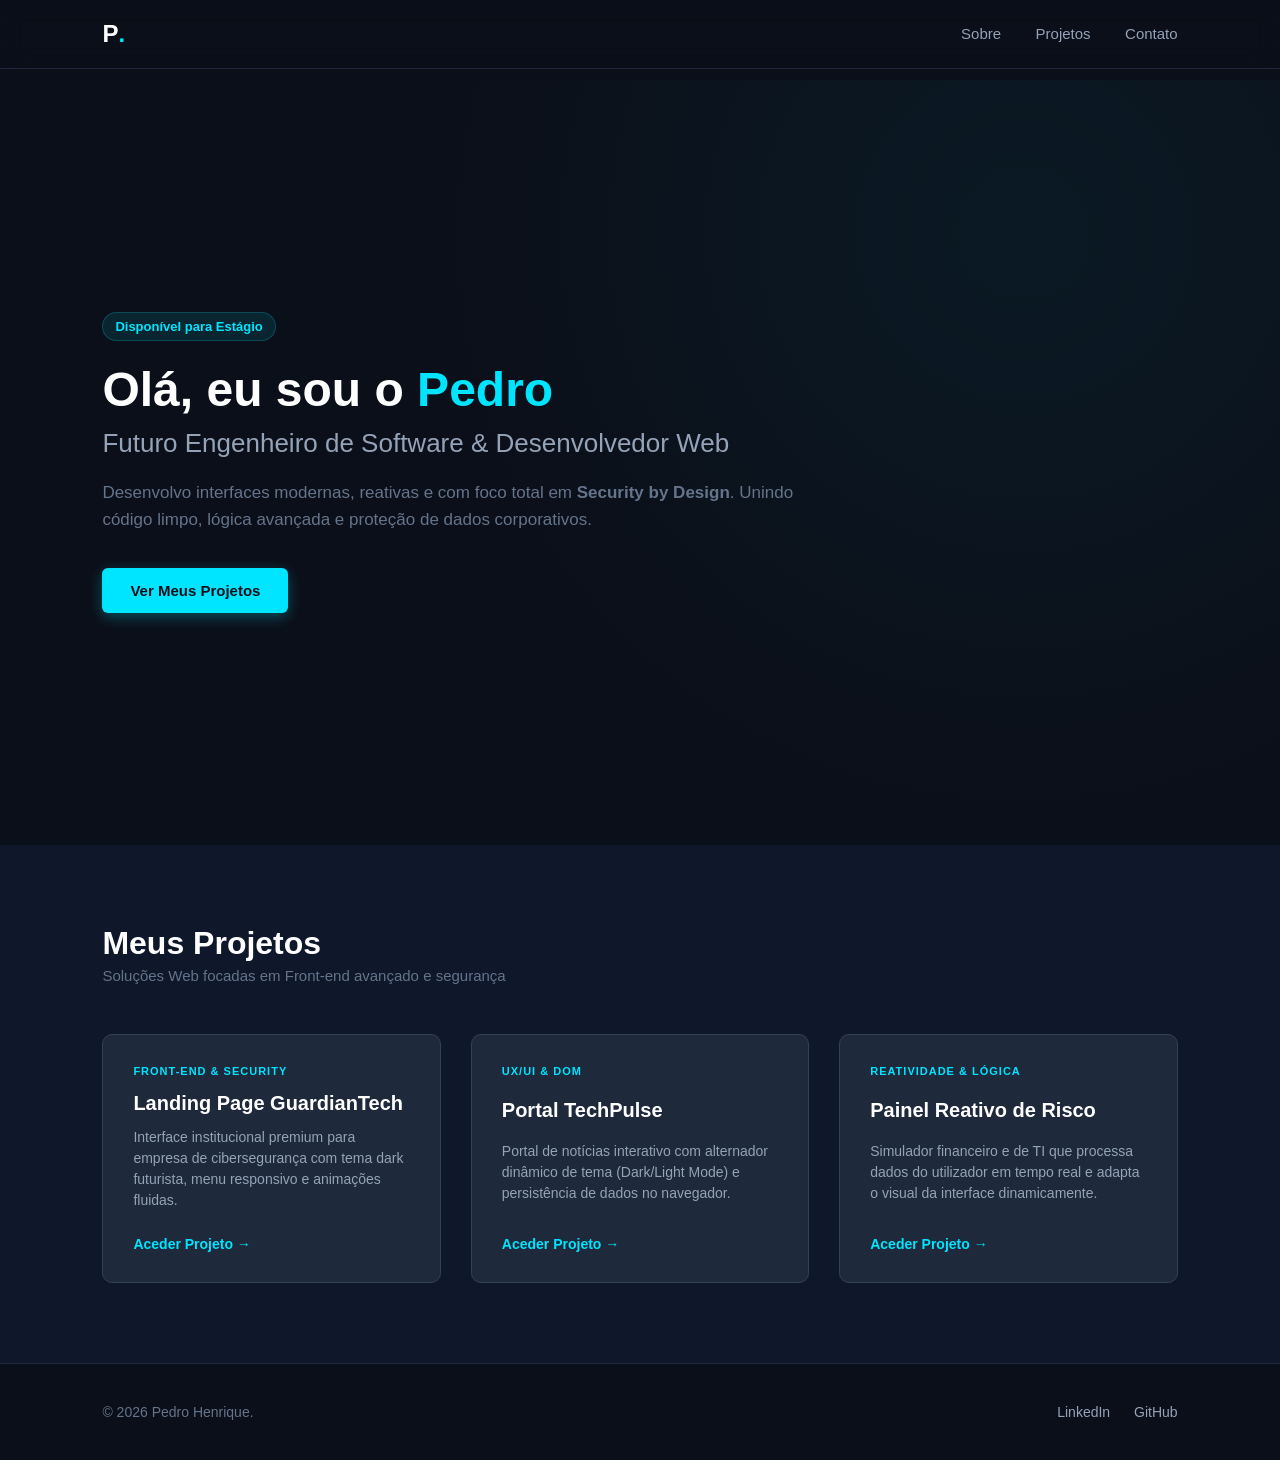
<file: index.html>
<!DOCTYPE html>
<html lang="pt-BR">
<head>
    <meta charset="UTF-8">
    <meta name="viewport" content="width=device-width, initial-scale=1.0">
    <title>Pedro | Software Engineer Portfolio</title>
    <link rel="stylesheet" href="style.css">
</head>
<body>

    <header>
        <div class="logo">P<b>.</b></div>
        <nav>
            <a href="#sobre">Sobre</a>
            <a href="#projetos">Projetos</a>
            <a href="#contato">Contato</a>
        </nav>
    </header>

    <section class="hero" id="sobre">
        <div class="hero-content">
            <span class="tag">Disponível para Estágio</span>
            <h1>Olá, eu sou o <span>Pedro</span></h1>
            <h2>Futuro Engenheiro de Software & Desenvolvedor Web</h2>
            <p>Desenvolvo interfaces modernas, reativas e com foco total em <b>Security by Design</b>. Unindo código limpo, lógica avançada e proteção de dados corporativos.</p>
            <a href="#projetos" class="btn-primary">Ver Meus Projetos</a>
        </div>
    </section>

    <section class="portfolio-section" id="projetos">
        <div class="section-title">
            <h3>Meus Projetos</h3>
            <p>Soluções Web focadas em Front-end avançado e segurança</p>
        </div>

        <div class="projects-grid">
            
            <div class="project-card">
                <div class="project-badge">Front-end & Security</div>
                <h4>Landing Page GuardianTech</h4>
                <p>Interface institucional premium para empresa de cibersegurança com tema dark futurista, menu responsivo e animações fluidas.</p>
                <a href="projeto1/index.html" class="btn-project">Aceder Projeto →</a>
            </div>

            <div class="project-card">
                <div class="project-badge">UX/UI & DOM</div>
                <h4>Portal TechPulse</h4>
                <p>Portal de notícias interativo com alternador dinâmico de tema (Dark/Light Mode) e persistência de dados no navegador.</p>
                <a href="projeto2/index.html" class="btn-project">Aceder Projeto →</a>
            </div>

            <div class="project-card">
                <div class="project-badge">Reatividade & Lógica</div>
                <h4>Painel Reativo de Risco</h4>
                <p>Simulador financeiro e de TI que processa dados do utilizador em tempo real e adapta o visual da interface dinamicamente.</p>
                <a href="projeto3/index.html" class="btn-project">Aceder Projeto →</a>
            </div>

        </div>
    </section>

    <footer id="contato">
        <p>© 2026 Pedro Henrique.</p>
        <div class="social-links">
            <a href="www.linkedin.com/in/pedrohenriquesoftwareengineer" target="_blank">LinkedIn</a>
            <a href="https://github.com/pedrohenrique-softwareEnginner" target="_blank">GitHub</a>
        </div>
    </footer>

</body>
</html>
</file>
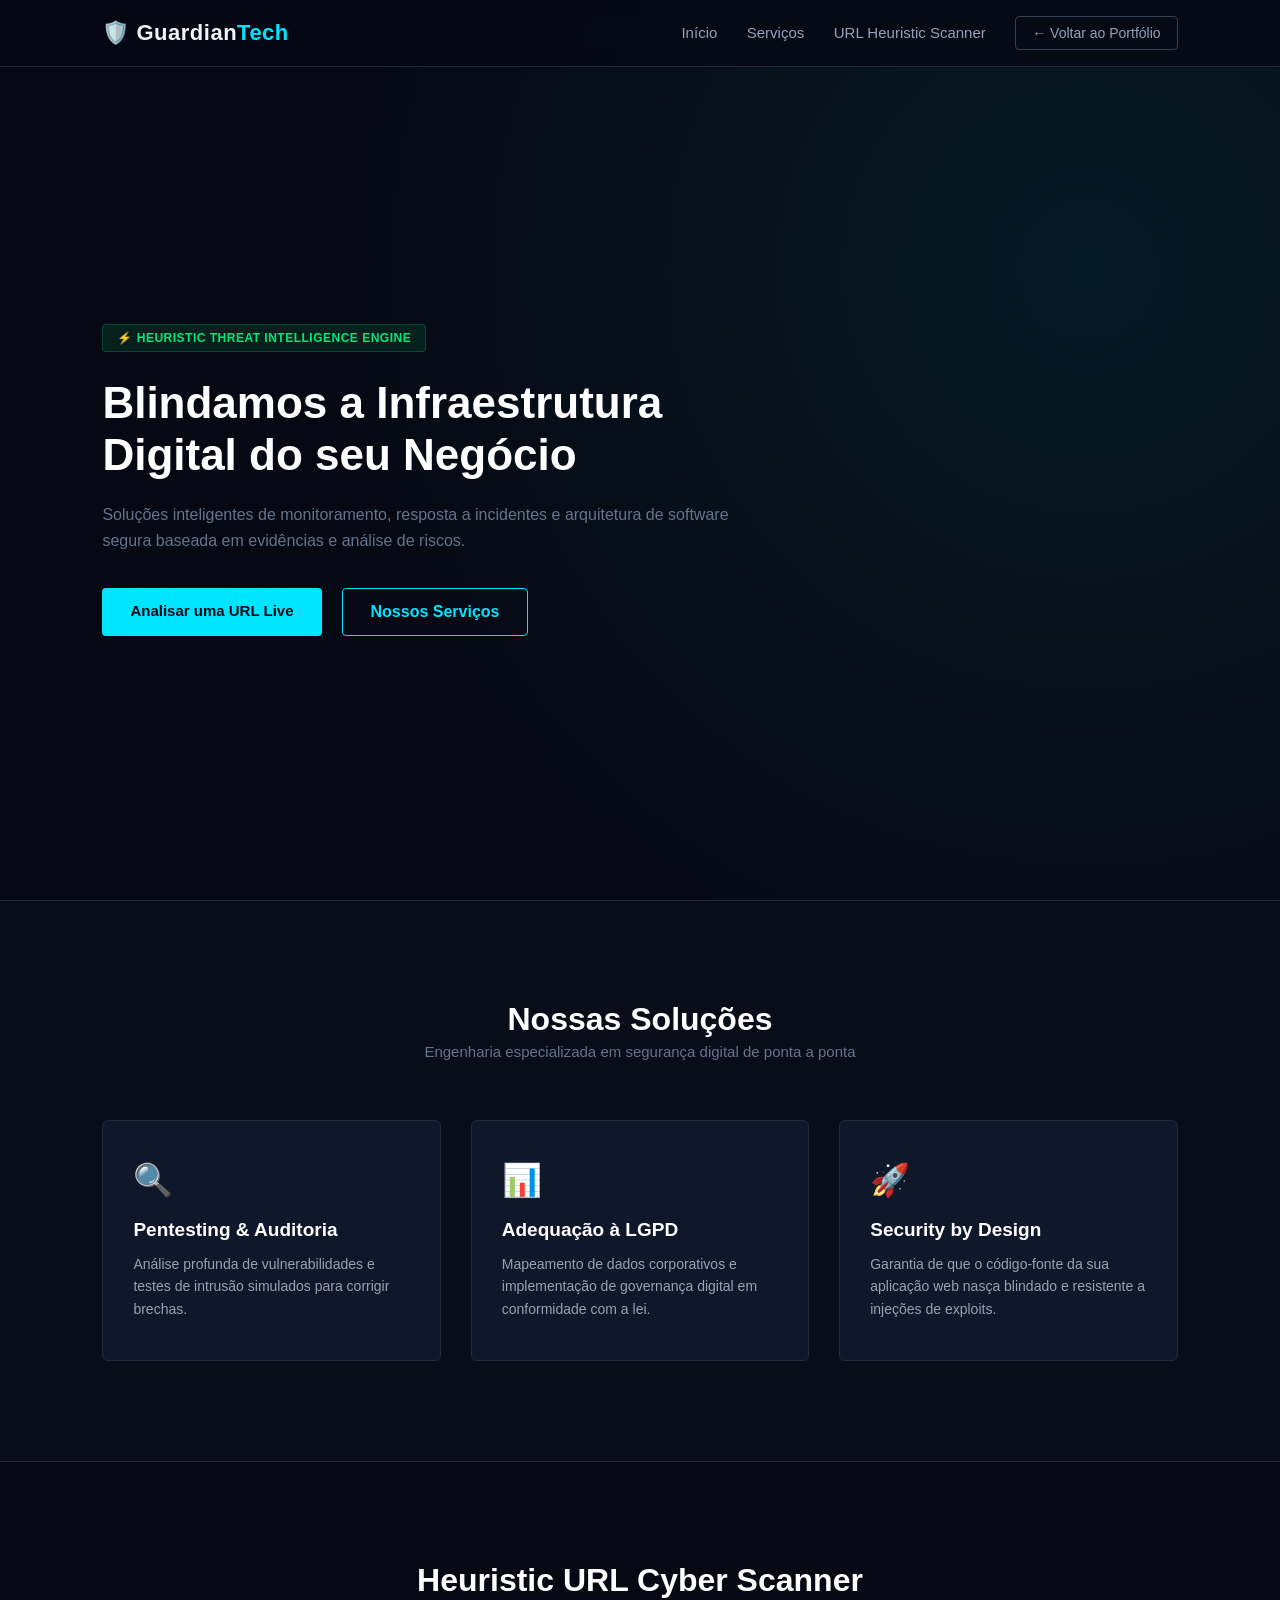
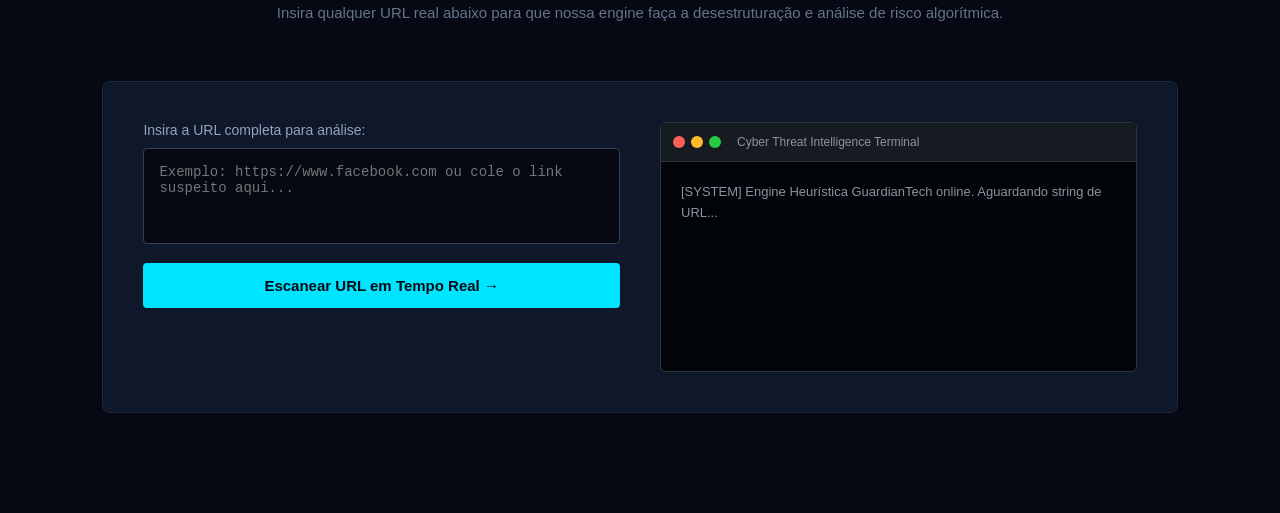
<file: projeto1/index.html>
<!DOCTYPE html>
<html lang="pt-BR">
<head>
    <meta charset="UTF-8">
    <meta name="viewport" content="width=device-width, initial-scale=1.0">
    <title>GuardianTech | Cibersegurança Corporativa</title>
    <link rel="stylesheet" href="style.css">
</head>
<body>

    <header>
        <div class="logo">🛡️ Guardian<span>Tech</span></div>
        <div class="menu-toggle" id="mobile-menu">
            <span class="bar"></span>
            <span class="bar"></span>
            <span class="bar"></span>
        </div>
        <nav class="nav-menu">
            <a href="../index.html">Início</a>
            <a href="#servicos">Serviços</a>
            <a href="#sandbox">URL Heuristic Scanner</a>
            <a href="../index.html" class="btn-back">← Voltar ao Portfólio</a>
        </nav>
    </header>

    <section class="hero" id="home">
        <div class="hero-text">
            <span class="alert-tag">⚡ Heuristic Threat Intelligence Engine</span>
            <h1>Blindamos a Infraestrutura Digital do seu Negócio</h1>
            <p>Soluções inteligentes de monitoramento, resposta a incidentes e arquitetura de software segura baseada em evidências e análise de riscos.</p>
            <div class="hero-buttons">
                <a href="#sandbox" class="btn-cyan">Analisar uma URL Live</a>
                <a href="#servicos" class="btn-outline">Nossos Serviços</a>
            </div>
        </div>
    </section>

    <section class="services" id="servicos">
        <div class="section-header">
            <h2>Nossas Soluções</h2>
            <p>Engenharia especializada em segurança digital de ponta a ponta</p>
        </div>
        <div class="services-grid">
            <div class="service-card">
                <div class="icon">🔍</div>
                <h3>Pentesting & Auditoria</h3>
                <p>Análise profunda de vulnerabilidades e testes de intrusão simulados para corrigir brechas.</p>
            </div>
            <div class="service-card">
                <div class="icon">📊</div>
                <h3>Adequação à LGPD</h3>
                <p>Mapeamento de dados corporativos e implementação de governança digital em conformidade com a lei.</p>
            </div>
            <div class="service-card">
                <div class="icon">🚀</div>
                <h3>Security by Design</h3>
                <p>Garantia de que o código-fonte da sua aplicação web nasça blindado e resistente a injeções de exploits.</p>
            </div>
        </div>
    </section>

    <section class="sandbox" id="sandbox">
        <div class="section-header">
            <h2>Heuristic URL Cyber Scanner</h2>
            <p>Insira qualquer URL real abaixo para que nossa engine faça a desestruturação e análise de risco algorítmica.</p>
        </div>

        <div class="sandbox-container">
            <div class="input-area">
                <label for="payloadInput">Insira a URL completa para análise:</label>
                <textarea id="payloadInput" rows="4" placeholder="Exemplo: https://www.facebook.com ou cole o link suspeito aqui..."></textarea>
                
                <button id="btn-scan" class="btn-cyan">Escanear URL em Tempo Real →</button>
            </div>

            <div class="result-area">
                <div class="console-box" id="console-output">
                    <div class="console-header">
                        <span class="dot red"></span>
                        <span class="dot yellow"></span>
                        <span class="dot green"></span>
                        <span class="console-title">Cyber Threat Intelligence Terminal</span>
                    </div>
                    <div class="console-body">
                        <p class="system-line">[SYSTEM] Engine Heurística GuardianTech online. Aguardando string de URL...</p>
                        <div id="scan-verdict"></div>
                    </div>
                </div>
            </div>
        </div>
    </section>

    <script src="script.js"></script>
</body>
</html>
</file>
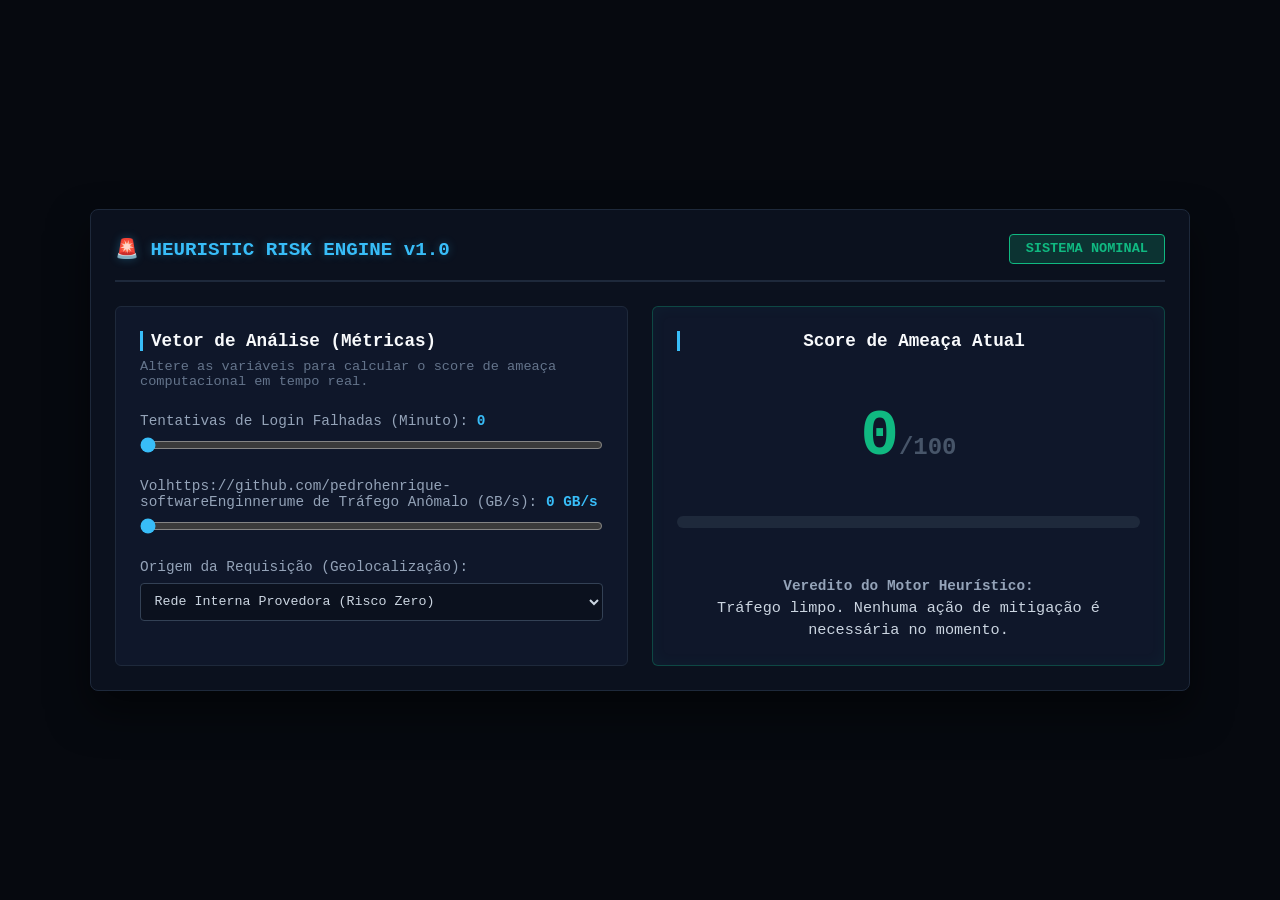
<file: projeto3/index.html>
<!DOCTYPE html>
<html lang="pt-BR">
<head>
    <meta charset="UTF-8">
    <meta name="viewport" content="width=device-width, initial-scale=1.0">
    <title>TechPulse • Painel Heurístico de Risco</title>
    <link rel="stylesheet" href="style.css">
</head>
<body>
    <div class="dashboard-container">
        <header class="dashboard-header">
            <div class="logo">🚨 HEURISTIC RISK ENGINE v1.0</div>
            <div id="system-status" class="status-badge status-green">SISTEMA NOMINAL</div>
        </header>

        <div class="dashboard-grid">
            
            <section class="card control-panel">
                <h3>Vetor de Análise (Métricas)</h3>
                <p class="instruction">Altere as variáveis para calcular o score de ameaça computacional em tempo real.</p>
                
                <div class="input-group">
                    <label for="input-logins">Tentativas de Login Falhadas (Minuto): <span id="val-logins">0</span></label>
                    <input type="range" id="input-logins" min="0" max="100" value="0">
                </div>

                <div class="input-group">
                    <label for="input-traffic">Volhttps://github.com/pedrohenrique-softwareEnginnerume de Tráfego Anômalo (GB/s): <span id="val-traffic">0</span></label>
                    <input type="range" id="input-traffic" min="0" max="50" value="0">
                </div>

                <div class="input-group">
                    <label>Origem da Requisição (Geolocalização):</label>
                    <select id="input-geo">
                        <option value="0">Rede Interna Provedora (Risco Zero)</option>
                        <option value="15">Região Conhecida / VPN Doméstica (Risco Baixo)</option>
                        <option value="40">Zona de Tráfego Suspeito (Risco Médio)</option>
                        <option value="75">IP Blacklistado Internacional (Risco Crítico)</option>
                    </select>
                </div>
            </section>

            <section id="risk-display" class="card display-panel risk-level-low">
                <h3>Score de Ameaça Atual</h3>
                
                <div class="score-container">
                    <span id="score-number">0</span><span class="score-max">/100</span>
                </div>

                <div class="progress-bar-container">
                    <div id="risk-progress" class="progress-bar" style="width: 0%"></div>
                </div>

                <div class="verdict-container">
                    <h4>Veredito do Motor Heurístico:</h4>
                    <p id="risk-verdict">Tráfego limpo. Nenhuma ação de mitigação é necessária no momento.</p>
                </div>
            </section>

        </div>
    </div>

    <script src="script.js"></script>
</body>
</html>
</file>
<file: style.css>
/* Configurações Gerais */
* {
    margin: 0;
    padding: 0;
    box-sizing: border-box;
    font-family: 'Inter', -apple-system, BlinkMacSystemFont, "Segoe UI", Roboto, sans-serif;
    scroll-behavior: smooth;
}

body {
    background-color: #0B0F19; /* Azul escuro profundo e profissional */
    color: #E2E8F0;
    overflow-x: hidden;
}

/* Cabeçalho */
header {
    display: flex;
    justify-content: space-between;
    align-items: center;
    padding: 20px 8%;
    background-color: rgba(11, 15, 25, 0.8);
    backdrop-filter: blur(12px); /* Efeito vidro fosco */
    position: fixed;
    width: 100%;
    top: 0;
    z-index: 1000;
    border-bottom: 1px solid #1E293B;
}

header .logo {
    font-size: 24px;
    font-weight: 800;
    color: #FFF;
}

header .logo b {
    color: #00E5FF; /* Ponto néon */
}

header nav a {
    color: #94A3B8;
    text-decoration: none;
    margin-left: 30px;
    font-size: 15px;
    font-weight: 500;
    transition: color 0.3s ease;
}

header nav a:hover {
    color: #00E5FF;
}

/* Secção Hero (Apresentação) */
.hero {
    min-height: 85vh;
    display: flex;
    align-items: center;
    padding: 0 8%;
    margin-top: 80px;
    background: radial-gradient(circle at 80% 20%, rgba(0, 229, 255, 0.05) 0%, transparent 50%);
}

.hero-content {
    max-width: 700px;
}

.tag {
    background-color: rgba(0, 229, 255, 0.1);
    color: #00E5FF;
    padding: 6px 12px;
    border-radius: 20px;
    font-size: 13px;
    font-weight: 600;
    display: inline-block;
    margin-bottom: 20px;
    border: 1px solid rgba(0, 229, 255, 0.2);
}

.hero h1 {
    font-size: 48px;
    font-weight: 800;
    color: #FFF;
    line-height: 1.2;
}

.hero h1 span {
    color: #00E5FF;
}

.hero h2 {
    font-size: 26px;
    color: #94A3B8;
    margin-top: 10px;
    font-weight: 500;
}

.hero p {
    color: #64748B;
    font-size: 17px;
    line-height: 1.6;
    margin: 20px 0 35px 0;
}

.btn-primary {
    background-color: #00E5FF;
    color: #0B0F19;
    text-decoration: none;
    padding: 14px 28px;
    border-radius: 6px;
    font-weight: 700;
    font-size: 15px;
    box-shadow: 0 4px 14px rgba(0, 229, 255, 0.3);
    transition: all 0.3s ease;
    display: inline-block;
}

.btn-primary:hover {
    transform: translateY(-2px);
    box-shadow: 0 6px 20px rgba(0, 229, 255, 0.5);
}

/* Secção de Projetos (Grid) */
.portfolio-section {
    padding: 80px 8%;
    background-color: #0F172A; /* Divisão visual sutil de bloco */
}

.section-title {
    margin-bottom: 50px;
}

.section-title h3 {
    font-size: 32px;
    color: #FFF;
    font-weight: 800;
}

.section-title p {
    color: #64748B;
    font-size: 15px;
    margin-top: 5px;
}

.projects-grid {
    display: grid;
    grid-template-columns: repeat(auto-fit, minmax(300px, 1fr));
    gap: 30px;
}

.project-card {
    background-color: #1E293B;
    border: 1px solid #334155;
    padding: 30px;
    border-radius: 10px;
    transition: all 0.3s ease;
    position: relative;
    display: flex;
    flex-direction: column;
    justify-content: space-between;
}

.project-card:hover {
    transform: translateY(-5px);
    border-color: #00E5FF;
    box-shadow: 0 10px 25px rgba(0, 0, 0, 0.3);
}

.project-badge {
    font-size: 11px;
    text-transform: uppercase;
    font-weight: 700;
    color: #00E5FF;
    letter-spacing: 1px;
    margin-bottom: 15px;
}

.project-card h4 {
    font-size: 20px;
    color: #FFF;
    margin-bottom: 12px;
    font-weight: 700;
}

.project-card p {
    color: #94A3B8;
    font-size: 14px;
    line-height: 1.5;
    margin-bottom: 25px;
}

.btn-project {
    color: #00E5FF;
    text-decoration: none;
    font-size: 14px;
    font-weight: 600;
    transition: color 0.2s ease;
    align-self: flex-start;
}

.btn-project:hover {
    color: #FFF;
}

/* Rodapé */
footer {
    display: flex;
    justify-content: space-between;
    align-items: center;
    padding: 40px 8%;
    background-color: #0B0F19;
    border-top: 1px solid #1E293B;
    font-size: 14px;
    color: #64748B;
}

footer .social-links a {
    color: #94A3B8;
    text-decoration: none;
    margin-left: 20px;
    transition: color 0.3s ease;
}

footer .social-links a:hover {
    color: #00E5FF;
}

/* Responsividade Básica */
@media (max-width: 768px) {
    .hero h1 { font-size: 36px; }
    .hero h2 { font-size: 20px; }
    footer { flex-direction: column; gap: 15px; text-align: center; }
}
</file>
<file: projeto1/style.css>
/* ==========================================================================
   1. CONFIGURAÇÕES GLOBAIS E TIPOGRAFIA
   ========================================================================== */
* {
    margin: 0;
    padding: 0;
    box-sizing: border-box;
    font-family: 'Segoe UI', Tahoma, Geneva, Verdana, sans-serif;
    scroll-behavior: smooth;
}

body {
    background-color: #060913; /* Fundo Cyberpunk ultra dark */
    color: #F1F5F9;
    overflow-x: hidden;
}

/* ==========================================================================
   2. CABEÇALHO E MENU DE NAVEGAÇÃO
   ========================================================================== */
header {
    display: flex;
    justify-content: space-between;
    align-items: center;
    padding: 20px 8%;
    background-color: rgba(6, 9, 19, 0.85);
    backdrop-filter: blur(10px);
    position: fixed;
    width: 100%;
    top: 0;
    z-index: 1000;
    border-bottom: 1px solid #1E293B;
}

.logo {
    font-size: 22px;
    font-weight: 800;
    letter-spacing: 0.5px;
}

.logo span {
    color: #00E5FF; /* Azul néon */
}

.nav-menu a {
    color: #94A3B8;
    text-decoration: none;
    margin-left: 25px;
    font-size: 15px;
    font-weight: 500;
    transition: color 0.3s ease;
}

.nav-menu a:hover {
    color: #00E5FF;
}

.btn-back {
    border: 1px solid #334155;
    padding: 8px 16px;
    border-radius: 4px;
    font-size: 14px !important;
}

.btn-back:hover {
    background-color: #1E293B;
    color: #FFF !important;
}

/* ==========================================================================
   3. SECÇÃO HERO (APRESENTAÇÃO)
   ========================================================================== */
.hero {
    min-height: 100vh;
    display: flex;
    align-items: center;
    padding: 0 8%;
    background: radial-gradient(circle at 85% 30%, rgba(0, 229, 255, 0.08) 0%, transparent 60%);
}

.hero-text {
    max-width: 650px;
    margin-top: 60px;
}

.alert-tag {
    background-color: rgba(0, 230, 118, 0.1);
    color: #00E676; /* Verde sucesso */
    border: 1px solid rgba(0, 230, 118, 0.2);
    padding: 6px 14px;
    border-radius: 4px;
    font-size: 12px;
    font-weight: 700;
    text-transform: uppercase;
    letter-spacing: 0.5px;
    display: inline-block;
    margin-bottom: 25px;
}

.hero-text h1 {
    font-size: 44px;
    font-weight: 800;
    line-height: 1.2;
    color: #FFF;
}

.hero-text p {
    color: #64748B;
    font-size: 16px;
    line-height: 1.6;
    margin: 20px 0 35px 0;
}

.hero-buttons {
    display: flex;
    gap: 20px;
}

.btn-cyan {
    background-color: #00E5FF;
    color: #060913;
    padding: 14px 28px;
    border-radius: 4px;
    text-decoration: none;
    font-weight: 700;
    transition: all 0.3s ease;
    border: none;
    cursor: pointer;
    font-size: 15px;
}

.btn-cyan:hover {
    box-shadow: 0 0 15px rgba(0, 229, 255, 0.6);
    transform: translateY(-1px);
}

.btn-outline {
    border: 1px solid #00E5FF;
    color: #00E5FF;
    padding: 14px 28px;
    border-radius: 4px;
    text-decoration: none;
    font-weight: 600;
    transition: all 0.3s ease;
}

.btn-outline:hover {
    background-color: rgba(0, 229, 255, 0.05);
}

/* ==========================================================================
   4. SECÇÃO DE SERVIÇOS (GRID DOS CHIPS COGNITIVOS)
   ========================================================================== */
.services {
    padding: 100px 8%;
    background-color: #090D1A;
    border-top: 1px solid #1E293B;
}

.section-header {
    text-align: center;
    margin-bottom: 60px;
}

.section-header h2 {
    font-size: 32px;
    color: #FFF;
    font-weight: 800;
}

.section-header p {
    color: #64748B;
    font-size: 15px;
    margin-top: 5px;
}

.services-grid {
    display: grid;
    grid-template-columns: repeat(auto-fit, minmax(280px, 1fr));
    gap: 30px;
}

.service-card {
    background-color: #0F172A;
    border: 1px solid #1E293B;
    padding: 40px 30px;
    border-radius: 6px;
    transition: all 0.3s ease;
}

.service-card:hover {
    transform: translateY(-5px);
    border-color: #00E5FF;
    box-shadow: 0 10px 20px rgba(0, 229, 255, 0.05);
}

.service-card .icon {
    font-size: 32px;
    margin-bottom: 20px;
}

.service-card h3 {
    font-size: 19px;
    color: #FFF;
    margin-bottom: 12px;
    font-weight: 700;
}

.service-card p {
    color: #94A3B8;
    font-size: 14px;
    line-height: 1.6;
}

/* ==========================================================================
   5. 🌟 INTERACTIVE SANDBOX (SCANNER DE SEGURANÇA WAF)
   ========================================================================== */
.sandbox {
    padding: 100px 8%;
    background-color: #060913;
    border-top: 1px solid #1E293B;
}

.sandbox-container {
    display: grid;
    grid-template-columns: 1fr 1fr;
    gap: 40px;
    background-color: #0F172A;
    padding: 40px;
    border-radius: 8px;
    border: 1px solid #1E293B;
}

.input-area label {
    display: block;
    margin-bottom: 10px;
    color: #94A3B8;
    font-size: 14px;
}

.input-area textarea {
    width: 100%;
    background-color: #060913;
    border: 1px solid #334155;
    border-radius: 4px;
    color: #FFF;
    padding: 15px;
    font-family: 'Courier New', Courier, monospace;
    font-size: 14px;
    resize: none;
    margin-bottom: 15px;
}

.input-area textarea:focus {
    border-color: #00E5FF;
    outline: none;
}

.example-buttons {
    display: flex;
    gap: 10px;
    margin-bottom: 20px;
    flex-wrap: wrap;
}

.btn-example {
    background-color: #1E293B;
    border: 1px solid #334155;
    color: #94A3B8;
    padding: 6px 12px;
    border-radius: 4px;
    font-size: 12px;
    cursor: pointer;
    transition: all 0.2s;
}

.btn-example:hover {
    border-color: #00E5FF;
    color: #FFF;
}

#btn-scan {
    width: 100%;
    padding: 14px;
    text-align: center;
}

/* TERMINAL DE LOGS DO FIREWALL */
.console-box {
    background-color: #010409;
    border-radius: 6px;
    border: 1px solid #30363d;
    height: 100%;
    min-height: 250px;
    font-family: 'Courier New', Courier, monospace;
    display: flex;
    flex-direction: column;
}

.console-header {
    background-color: #161b22;
    padding: 12px;
    display: flex;
    align-items: center;
    border-bottom: 1px solid #30363d;
    border-top-left-radius: 6px;
    border-top-right-radius: 6px;
}

.dot {
    width: 12px;
    height: 12px;
    border-radius: 50%;
    display: inline-block;
    margin-right: 6px;
}
.red { background-color: #ff5f56; }
.yellow { background-color: #ffbd2e; }
.green { background-color: #27c93f; }

.console-title {
    color: #8b949e;
    font-size: 12px;
    margin-left: 10px;
}

.console-body {
    padding: 20px;
    font-size: 13px;
    line-height: 1.6;
    flex-grow: 1;
    overflow-y: auto;
}

.system-line { 
    color: #8b949e; 
    margin-bottom: 8px;
}

.safe-line { 
    color: #27c93f; 
    font-weight: bold; 
    margin-top: 10px;
    margin-bottom: 8px;
}

.danger-line { 
    color: #ff5f56; 
    font-weight: bold; 
    margin-top: 10px;
    margin-bottom: 8px;
}

/* ==========================================================================
   6. MENU HAMBÚRGUER & RESPONSIVIDADE (MOBILE)
   ========================================================================== */
.menu-toggle {
    display: none;
    cursor: pointer;
}

.menu-toggle .bar {
    display: block;
    width: 25px;
    height: 3px;
    margin: 5px auto;
    background-color: #FFF;
    transition: all 0.3s ease;
}

@media (max-width: 900px) {
    .sandbox-container { 
        grid-template-columns: 1fr; 
        padding: 20px;
    }
}

@media (max-width: 768px) {
    .menu-toggle { 
        display: block; 
    }
    
    .nav-menu {
        position: absolute;
        top: 70px;
        left: -100%;
        flex-direction: column;
        background-color: #060913;
        width: 100%;
        text-align: center;
        transition: 0.3s;
        border-bottom: 1px solid #1E293B;
        padding: 20px 0;
        display: flex;
    }

    .nav-menu.active { 
        left: 0; 
    }

    .nav-menu a {
        display: block;
        margin: 15px 0;
    }
    
    .hero-text h1 { 
        font-size: 32px; 
    }
    
    .hero-buttons { 
        flex-direction: column; 
    }
}
</file>
<file: projeto3/style.css>
/* ==========================================================================
   CONFIGURAÇÕES GERAIS E PALETA CYBERPUNK
   ========================================================================== */
* {
    margin: 0;
    padding: 0;
    box-sizing: border-box;
    font-family: 'Courier New', Courier, monospace; /* Fonte estilo terminal */
}

body {
    background-color: #06090f;
    color: #cbd5e1;
    min-height: 100vh;
    padding: 2rem;
    display: flex;
    justify-content: center;
    align-items: center;
}

.dashboard-container {
    width: 100%;
    max-width: 1100px;
    background-color: #0b111e;
    border: 1px solid #1e293b;
    border-radius: 8px;
    padding: 1.5rem;
    box-shadow: 0 20px 40px rgba(0, 0, 0, 0.5);
}

/* ==========================================================================
   CABEÇALHO DO SISTEMA
   ========================================================================== */
.dashboard-header {
    display: flex;
    justify-content: space-between;
    align-items: center;
    border-bottom: 2px solid #1e293b;
    padding-bottom: 1rem;
    margin-bottom: 1.5rem;
}

.logo {
    font-size: 1.2rem;
    font-weight: bold;
    color: #38bdf8;
    text-shadow: 0 0 10px rgba(56, 189, 248, 0.3);
}

.status-badge {
    padding: 0.4rem 1rem;
    border-radius: 4px;
    font-size: 0.85rem;
    font-weight: bold;
    transition: all 0.3s ease;
}

.status-green { background-color: rgba(16, 185, 129, 0.2); color: #10b981; border: 1px solid #10b981; }
.status-yellow { background-color: rgba(245, 158, 11, 0.2); color: #f55e0b; border: 1px solid #f55e0b; }
.status-red { background-color: rgba(239, 68, 68, 0.2); color: #ef4444; border: 1px solid #ef4444; animation: pulse 1.5s infinite; }

/* ==========================================================================
   LAYOUT EM GRADE (GRID)
   ========================================================================== */
.dashboard-grid {
    display: grid;
    grid-template-columns: 1fr 1fr;
    gap: 1.5rem;
}

@media (max-width: 768px) {
    .dashboard-grid { grid-template-columns: 1fr; }
}

.card {
    background-color: #0f172a;
    border: 1px solid #1e293b;
    border-radius: 6px;
    padding: 1.5rem;
    transition: all 0.4s ease;
}

/* ==========================================================================
   PAINEL DE CONTROLE (INPUTS)
   ========================================================================== */
h3 {
    font-size: 1.1rem;
    margin-bottom: 0.5rem;
    color: #f8fafc;
    border-left: 3px solid #38bdf8;
    padding-left: 0.5rem;
}

.instruction {
    font-size: 0.85rem;
    color: #64748b;
    margin-bottom: 1.5rem;
}

.input-group {
    margin-bottom: 1.25rem;
}

.input-group label {
    display: block;
    font-size: 0.9rem;
    margin-bottom: 0.5rem;
    color: #94a3b8;
}

.input-group label span {
    color: #38bdf8;
    font-weight: bold;
}

input[type="range"] {
    width: 100%;
    accent-color: #38bdf8;
    cursor: pointer;
}

select {
    width: 100%;
    padding: 0.6rem;
    background-color: #0b111e;
    border: 1px solid #334155;
    color: #cbd5e1;
    border-radius: 4px;
    outline: none;
    cursor: pointer;
}

/* ==========================================================================
   PAINEL DE EXIBIÇÃO (REATIVIDADE DE CORES)
   ========================================================================== */
.display-panel {
    display: flex;
    flex-direction: column;
    justify-content: space-between;
    text-align: center;
}

.score-container {
    font-size: 4rem;
    font-weight: bold;
    margin: 1rem 0;
    transition: color 0.3s ease;
}

.score-max {
    font-size: 1.5rem;
    color: #475569;
}

/* Barra de Progresso */
.progress-bar-container {
    width: 100%;
    height: 12px;
    background-color: #1e293b;
    border-radius: 6px;
    overflow: hidden;
    margin-bottom: 1.5rem;
}

.progress-bar {
    height: 100%;
    width: 0%;
    transition: width 0.3s ease, background-color 0.3s ease;
}

.verdict-container h4 {
    font-size: 0.9rem;
    color: #94a3b8;
    margin-bottom: 0.25rem;
}

#risk-verdict {
    font-size: 0.95rem;
    line-height: 1.4;
}

/* ESTADOS DINÂMICOS DE RISCO (Geridos pelo JS) */
.risk-low { color: #10b981; }
.risk-medium { color: #f59e0b; }
.risk-high { color: #ef4444; }

.risk-level-low { border-color: rgba(16, 185, 129, 0.3); box-shadow: inset 0 0 15px rgba(16, 185, 129, 0.05); }
.risk-level-medium { border-color: rgba(245, 158, 11, 0.4); box-shadow: inset 0 0 15px rgba(245, 158, 11, 0.05); }
.risk-level-high { border-color: rgba(239, 68, 68, 0.5); box-shadow: inset 0 0 20px rgba(239, 68, 68, 0.1); }

/* Animação de pulso para risco crítico */
@keyframes pulse {
    0% { opacity: 0.6; }
    50% { opacity: 1; }
    100% { opacity: 0.6; }
}
</file>
